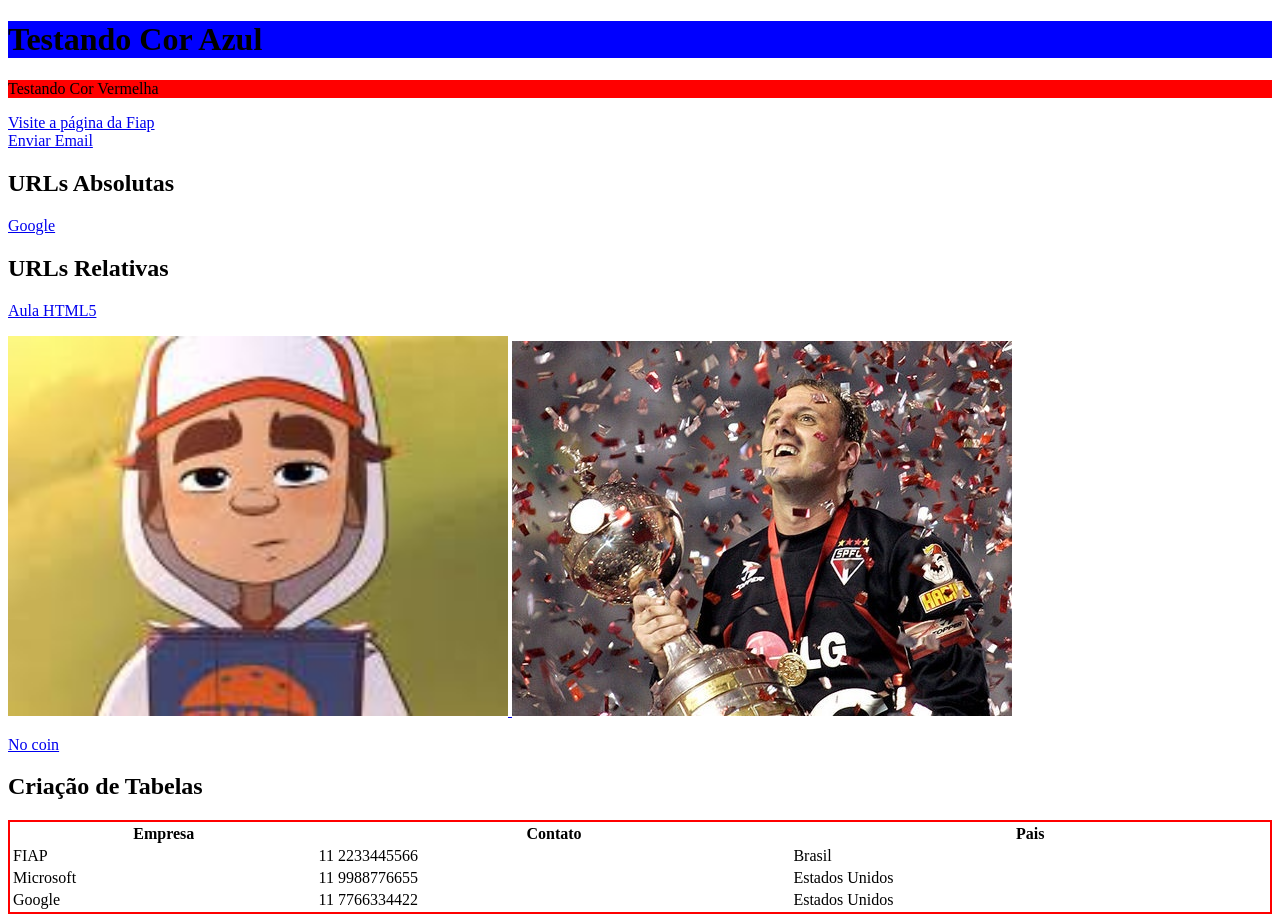
<file: Front-End-1SEM-FIAP/Aula02-Front-End-20-03/index.html>
<!DOCTYPE html>
<html lang="en">
<head>
    <meta charset="UTF-8">
    <meta name="viewport" content="width=, initial-scale=1.0">
    <title>Aula2 -- HTML</title>
</head>
<body>
    <h1 style = "background-color: blue;">
        Testando Cor Azul
    </h1>

    <p style = "background-color: red;">
        Testando Cor Vermelha
    </p>

    <a href="http://www.fiap.com.br" target= "_blank" >Visite a página da Fiap</a>

    <br> <a href="mailto:nome@nome.com.br"> Enviar Email </a>

    <h2>URLs Absolutas</h2>
    <p><a href="https://www.google.com.br" target="_blank">Google</a></p>
    
    <h2>URLs Relativas</h2>
    <p><a href="./index.html" target="_blank">Aula HTML5</a></p>
    

    <a href="./index.html">
        <img src="./imagens/subway surfer foto.jpg" alt="Subway Surfer" style="width: 500px; height: 380px;">
    </a>
    
    <img src="./imagens/Rogerio ceni craque idolo.jpg" alt="Imagem do Rogerio Ceni">
    <p><a href="https://poki.com/br/g/subway-surfers?campaign=22686701668&adgroup=178007215621&extensionid=&targetid=kwd-38162773484&location=1001773&matchtype=e&network=g&device=c&devicemodel=&creative=758695316325&keyword=subway+surfers&placement=&target=&gad_source=1&gad_campaignid=22686701668&gbraid=0AAAAADlg9ZGC7itzgjUU07EcsfoL988kL&gclid=EAIaIQobChMIm7bxo6yukwMVZ15IAB0RnSKWEAAYASAAEgIJMvD_BwE" target="_blank">No coin</a></p>


    <h2>Criação de Tabelas</h2>
    <table style="width: 100%;border: 2px solid red;">
        <tr>
            <th>Empresa</th>
            <th>Contato</th>
            <th>Pais</th>
        </tr>

        <tr>
            <td>FIAP</td>
            <td>11 2233445566 </td>
            <td>Brasil</td>
        </tr>

        <tr>
            <td>Microsoft </td>
            <td>11 9988776655 </td>
            <td>Estados Unidos</td>
        </tr>

        <tr>
            <td>Google</td>
            <td>11 7766334422</td>
            <td>Estados Unidos</td>
        </tr>
    </table>

</body>
</html>
</file>
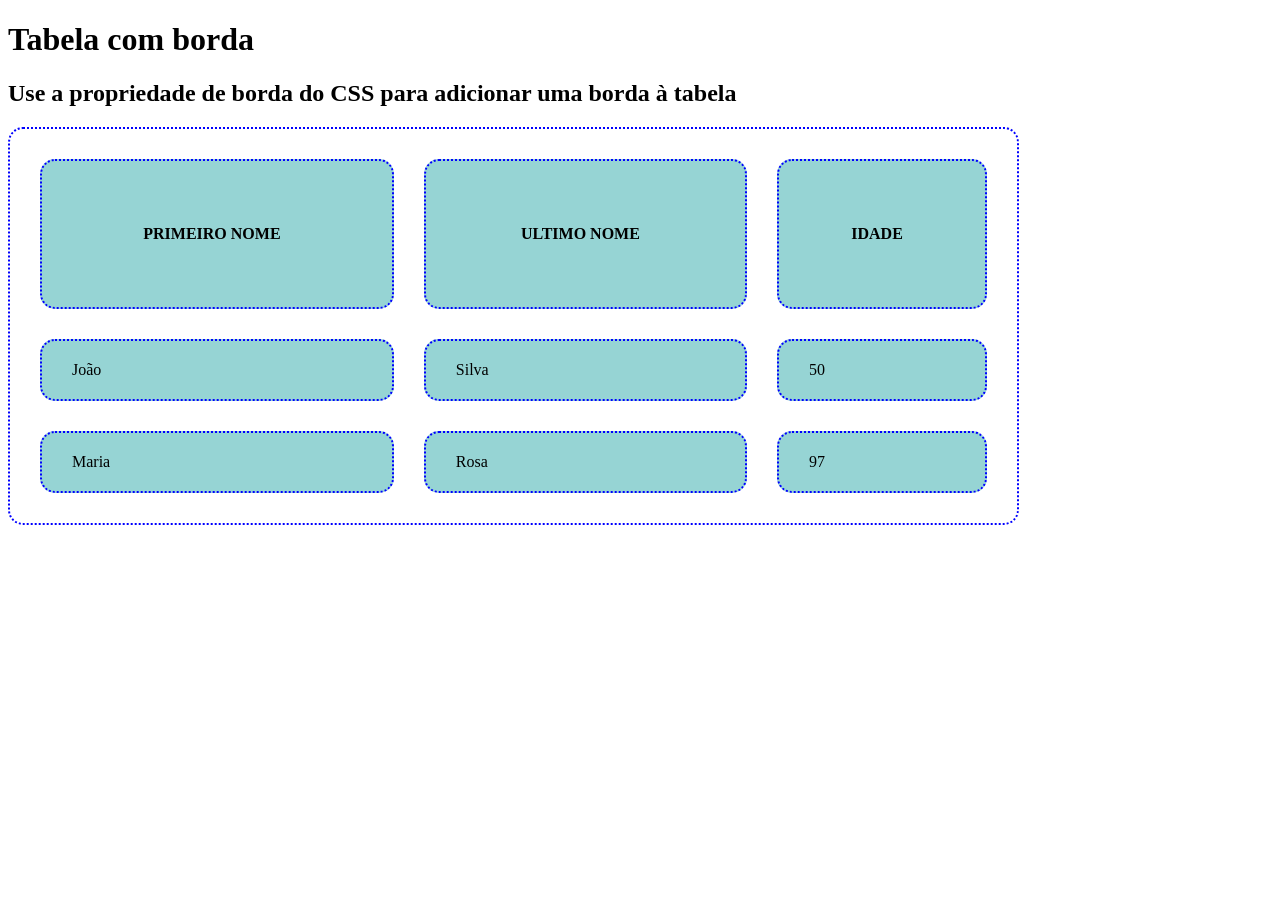
<file: Front-End-1SEM-FIAP/Aula03 - Front End/index.html>
<!DOCTYPE html>
<html lang="en">
<head>
    <meta charset="UTF-8">
    <meta name="viewport" content="width=device-width, initial-scale=1.0">
    <title>Document</title>
    <link rel="stylesheet" href="./estilo.css">
</head>
<body>
    <h1>Tabela com borda</h1>
    <h2>Use a propriedade de borda do CSS para adicionar uma borda à tabela</h2>
    <table style="width: 80%;">
<tr style="height: 150px;">
    <th>PRIMEIRO NOME</th>
    <th>ULTIMO NOME</th>
    <th>IDADE</th>
</tr>

<tr>
    <td>João</td>
    <td>Silva</td>
    <td>50</td>
</tr>

<tr>
    <td>Maria</td>
    <td>Rosa</td>
    <td>97</td>
</tr>

    </table>
</body>
</html>
</file>
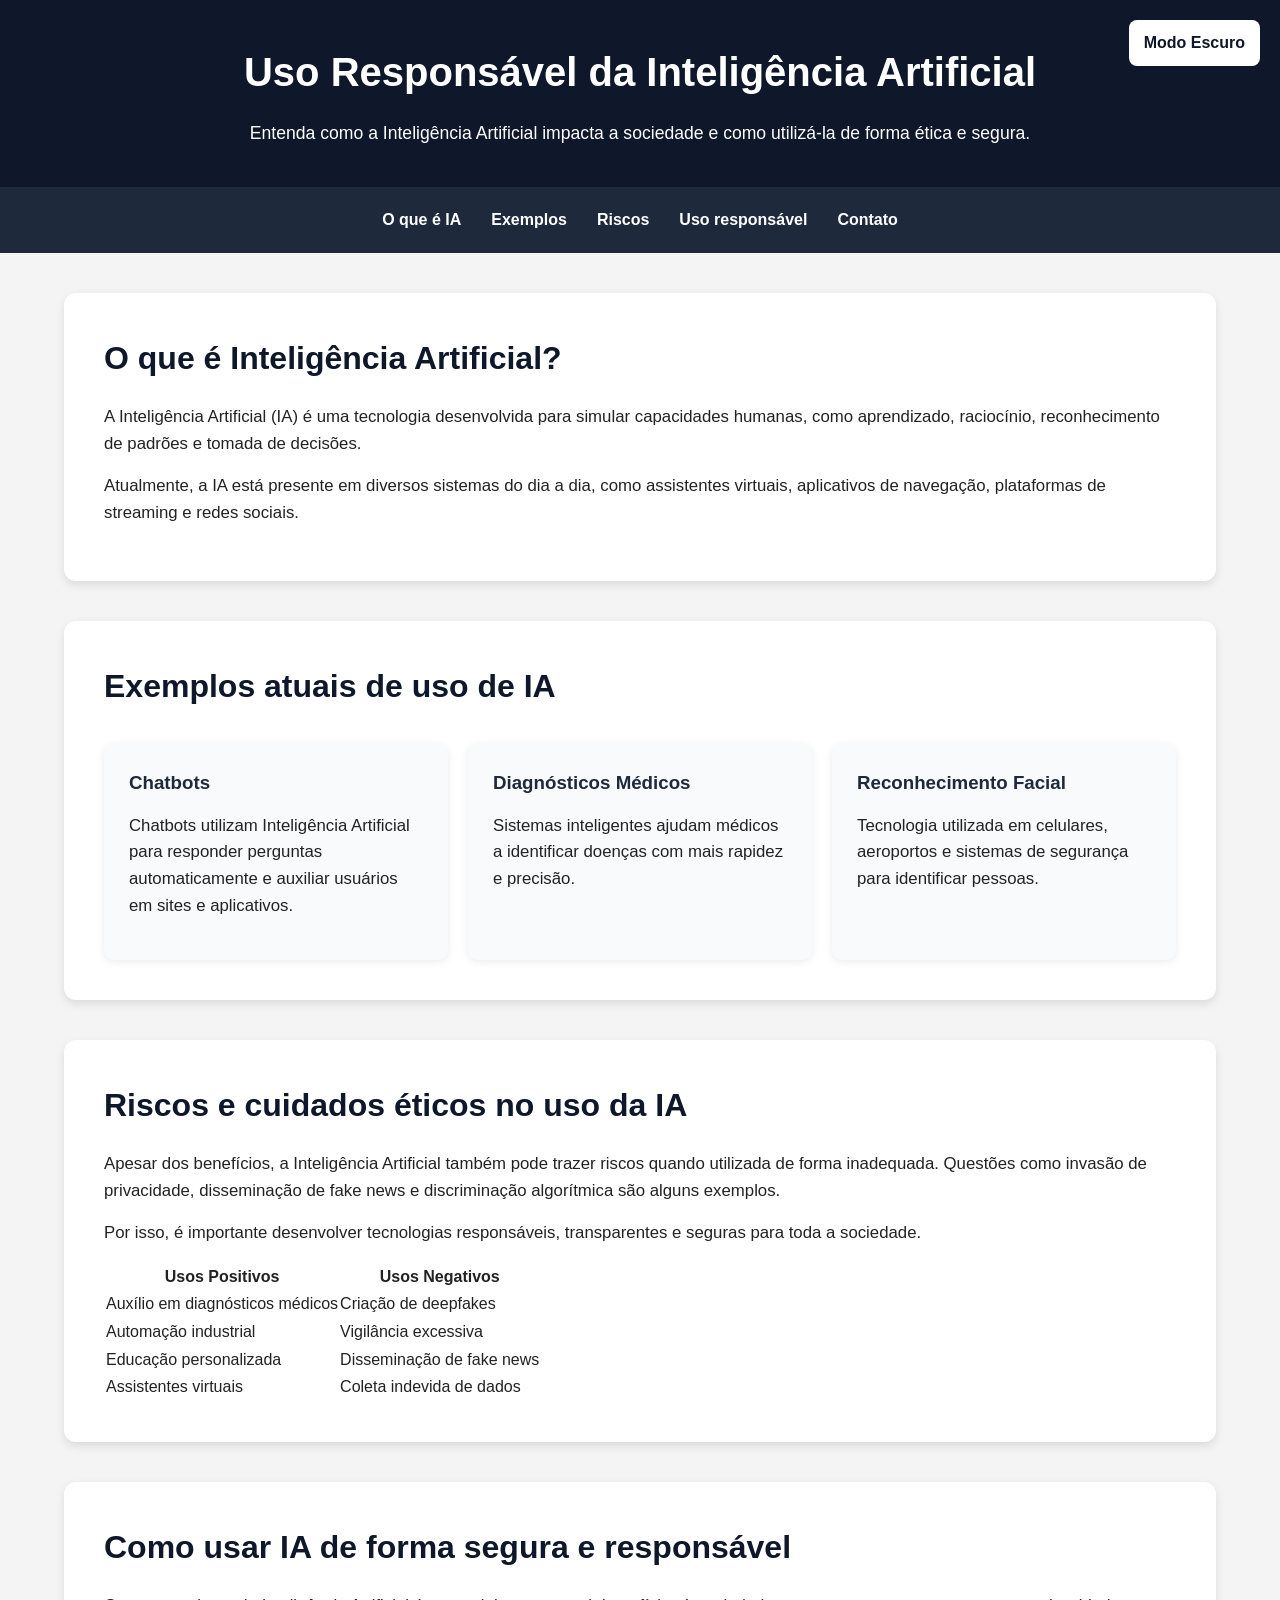
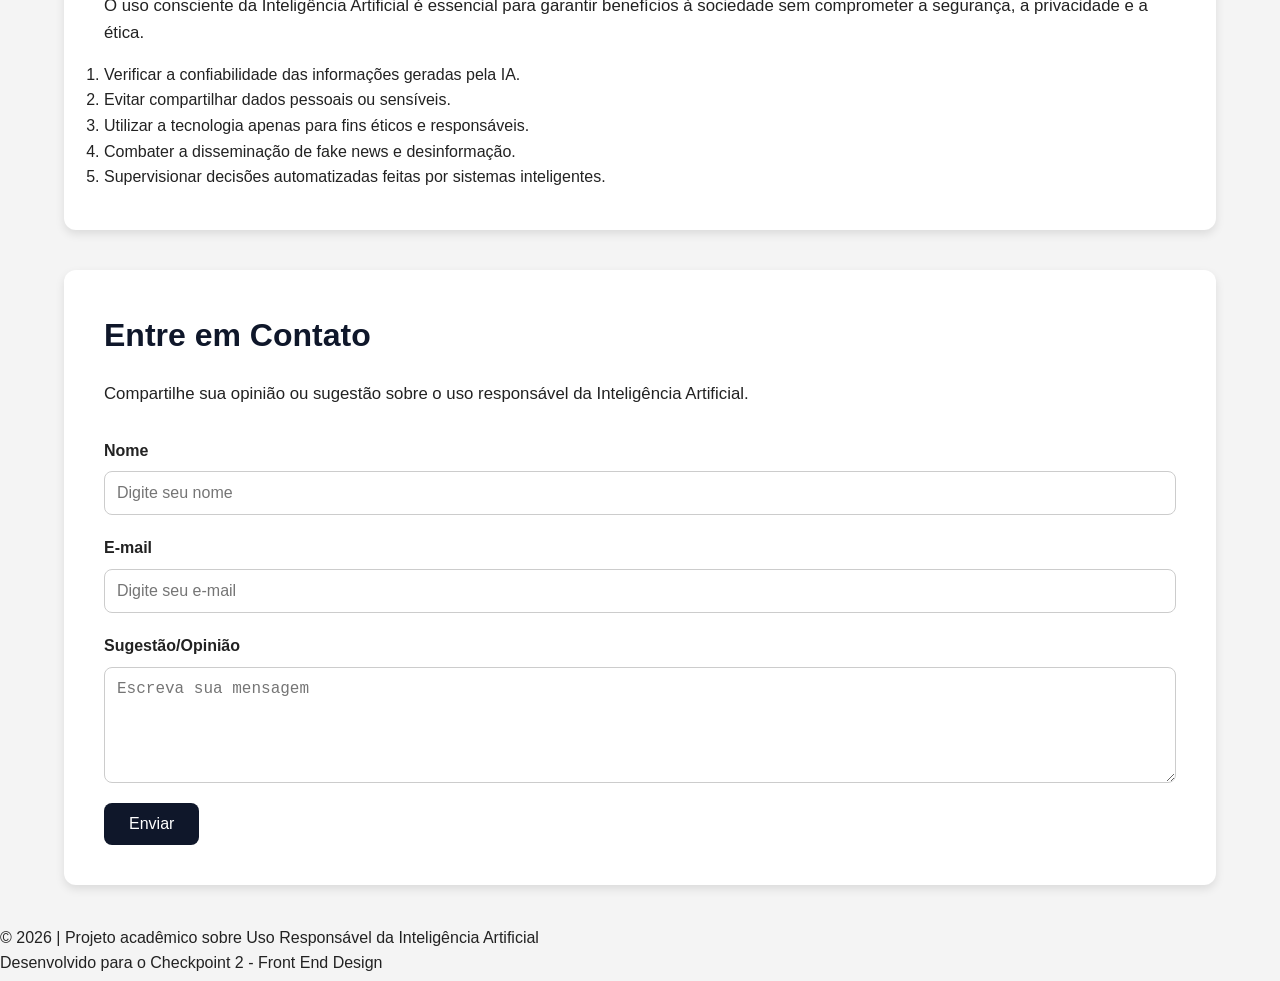
<file: Front-End-1SEM-FIAP/CP2 - Front End/index.html>
<!DOCTYPE html>
<html lang="pt-BR">

<head>
    <meta charset="UTF-8">

    <meta name="viewport" content="width=device-width, initial-scale=1.0">

    <title>Uso responsável da Inteligência Artificial</title>

    <link rel="stylesheet" href="style.css">
</head>

<body>

<input type="checkbox" id="modo-escuro">

<label for="modo-escuro" class="botao-dark">
    Modo Escuro
</label>

<div class="site">

    

    <header>

        <h1>Uso Responsável da Inteligência Artificial</h1>

        <p>
            Entenda como a Inteligência Artificial impacta a sociedade
            e como utilizá-la de forma ética e segura.
        </p>

    </header>

    <nav>

        <ul>

            <li>
                <a href="#sobre">O que é IA</a>
            </li>

            <li>
                <a href="#exemplos">Exemplos</a>
            </li>

            <li>
                <a href="#riscos">Riscos</a>
            </li>

            <li>
                <a href="#responsavel">Uso responsável</a>
            </li>

            <li>
                <a href="#contato">Contato</a>
            </li>

        </ul>

    </nav>

    <main>

        <section id="sobre">

            <article>

                <h2>O que é Inteligência Artificial?</h2>

                <p>
                    A Inteligência Artificial (IA) é uma tecnologia desenvolvida
                    para simular capacidades humanas, como aprendizado,
                    raciocínio, reconhecimento de padrões e tomada de decisões.
                </p>

                <p>
                    Atualmente, a IA está presente em diversos sistemas do dia a dia,
                    como assistentes virtuais, aplicativos de navegação,
                    plataformas de streaming e redes sociais.
                </p>

            </article>

        </section>

        <section id="exemplos">

            <article>

                <h2>Exemplos atuais de uso de IA</h2>

                <div class="container-exemplos">

                    <div class="card">

                        <h3>Chatbots</h3>

                        <p>
                            Chatbots utilizam Inteligência Artificial para responder
                            perguntas automaticamente e auxiliar usuários em sites
                            e aplicativos.
                        </p>

                    </div>

                    <div class="card">

                        <h3>Diagnósticos Médicos</h3>

                        <p>
                            Sistemas inteligentes ajudam médicos a identificar doenças
                            com mais rapidez e precisão.
                        </p>

                    </div>

                    <div class="card">

                        <h3>Reconhecimento Facial</h3>

                        <p>
                            Tecnologia utilizada em celulares, aeroportos e sistemas
                            de segurança para identificar pessoas.
                        </p>

                    </div>

                </div>

            </article>

        </section>

        <section id="riscos">

            <article>

                <h2>Riscos e cuidados éticos no uso da IA</h2>

                <p>
                    Apesar dos benefícios, a Inteligência Artificial também pode
                    trazer riscos quando utilizada de forma inadequada.
                    Questões como invasão de privacidade, disseminação de fake news
                    e discriminação algorítmica são alguns exemplos.
                </p>

                <p>
                    Por isso, é importante desenvolver tecnologias responsáveis,
                    transparentes e seguras para toda a sociedade.
                </p>

                <table>

                    <thead>

                        <tr>
                            <th>Usos Positivos</th>
                            <th>Usos Negativos</th>
                        </tr>

                    </thead>

                    <tbody>

                        <tr>
                            <td>Auxílio em diagnósticos médicos</td>
                            <td>Criação de deepfakes</td>
                        </tr>

                        <tr>
                            <td>Automação industrial</td>
                            <td>Vigilância excessiva</td>
                        </tr>

                        <tr>
                            <td>Educação personalizada</td>
                            <td>Disseminação de fake news</td>
                        </tr>

                        <tr>
                            <td>Assistentes virtuais</td>
                            <td>Coleta indevida de dados</td>
                        </tr>

                    </tbody>

                </table>

            </article>

        </section>

        <section id="responsavel">

            <article>

                <h2>Como usar IA de forma segura e responsável</h2>

                <p>
                    O uso consciente da Inteligência Artificial é essencial para
                    garantir benefícios à sociedade sem comprometer a segurança,
                    a privacidade e a ética.
                </p>

                <ol>

                    <li>
                        Verificar a confiabilidade das informações geradas pela IA.
                    </li>

                    <li>
                        Evitar compartilhar dados pessoais ou sensíveis.
                    </li>

                    <li>
                        Utilizar a tecnologia apenas para fins éticos e responsáveis.
                    </li>

                    <li>
                        Combater a disseminação de fake news e desinformação.
                    </li>

                    <li>
                        Supervisionar decisões automatizadas feitas por sistemas inteligentes.
                    </li>

                </ol>

            </article>

        </section>

        <section id="contato">

            <article>

                <h2>Entre em Contato</h2>

                <p>
                    Compartilhe sua opinião ou sugestão sobre o uso responsável
                    da Inteligência Artificial.
                </p>

                <form>

                    <div class="campo-formulario">

                        <label for="nome">Nome</label>

                        <input
                            type="text"
                            id="nome"
                            name="nome"
                            placeholder="Digite seu nome"
                            required>

                    </div>

                    <div class="campo-formulario">

                        <label for="email">E-mail</label>

                        <input
                            type="email"
                            id="email"
                            name="email"
                            placeholder="Digite seu e-mail"
                            required>

                    </div>

                    <div class="campo-formulario">

                        <label for="mensagem">Sugestão/Opinião</label>

                        <textarea
                            id="mensagem"
                            name="mensagem"
                            rows="5"
                            placeholder="Escreva sua mensagem"></textarea>

                    </div>

                    <button type="submit">
                        Enviar
                    </button>

                </form>

            </article>

        </section>

    </main>

    <footer>

        <p>
            © 2026 | Projeto acadêmico sobre Uso Responsável da Inteligência Artificial
        </p>

        <p>
            Desenvolvido para o Checkpoint 2 - Front End Design
        </p>

    </footer>
    </div>
</body>

</html>
</file>
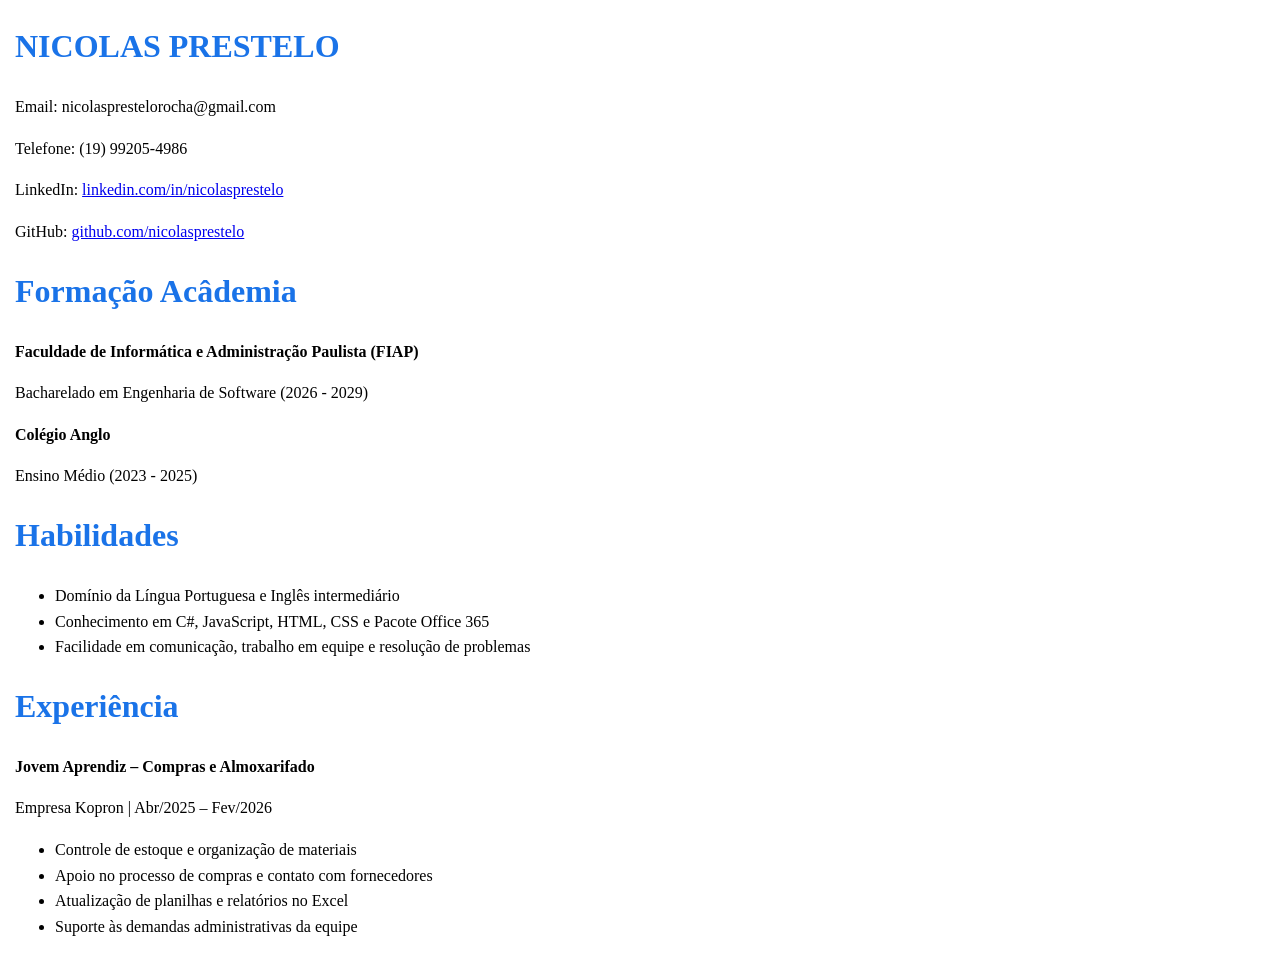
<file: WebDev-1SEM-FIAP/CP-FrontEnd/index.html>
<!DOCTYPE html>
<html lang="en">
<head>
    <meta charset="UTF-8">
    <meta name="viewport" content="width=device-width, initial-scale=1.0">
    <title>Currículo - Nicolas</title>
</head>
<body>
    <div style="max-width: 1250px; margin: auto; line-height: 1.6;">
        <div style="line-height: 1.6;">

            <h1 style="color: #1a73e8">NICOLAS PRESTELO</h1>

            <p>Email: nicolasprestelorocha@gmail.com</p>
            <p>Telefone: (19) 99205-4986</p>
            <p>LinkedIn: <a href="https://linkedin.com/in/nicolasprestelo" target="_blank">linkedin.com/in/nicolasprestelo</a></p>
            <p>GitHub: <a href="https://github.com/nicolasprestelo" target="_blank">github.com/nicolasprestelo</a></p>
        </div>

        
        <div style="line-height: 1.6;">

            <h1 style="color:#1a73e8">Formação Acâdemia</h1>

            <p><strong>Faculdade de Informática e Administração Paulista (FIAP)</strong></p>
            <p>Bacharelado em Engenharia de Software (2026 - 2029)</p>
            <p><strong>Colégio Anglo</strong></p>
            <p>Ensino Médio (2023 - 2025)</p>
        </div>

        
        <div style="line-height: 1.6;">

            <h1 style="color: #1a73e8;"> Habilidades</h1>

            <ul>
                <li >Domínio da Língua Portuguesa e Inglês intermediário</li>
                <li>Conhecimento em C#, JavaScript, HTML, CSS e Pacote Office 365</li>
                <li>Facilidade em comunicação, trabalho em equipe e resolução de problemas</li>
            </ul>
        </div>

        <div style="line-height: 1.6;">
            <h1 style="color: #1a73e8;">Experiência</h1>

            <p><strong>Jovem Aprendiz – Compras e Almoxarifado</strong></p>

            <p>Empresa Kopron | Abr/2025 – Fev/2026</p>

            <ul>
                <li>Controle de estoque e organização de materiais</li>
                <li>Apoio no processo de compras e contato com fornecedores</li>
                <li>Atualização de planilhas e relatórios no Excel</li>
                <li>Suporte às demandas administrativas da equipe</li>
            </ul>
        </div>
    </div>

</body>
</html>
</file>
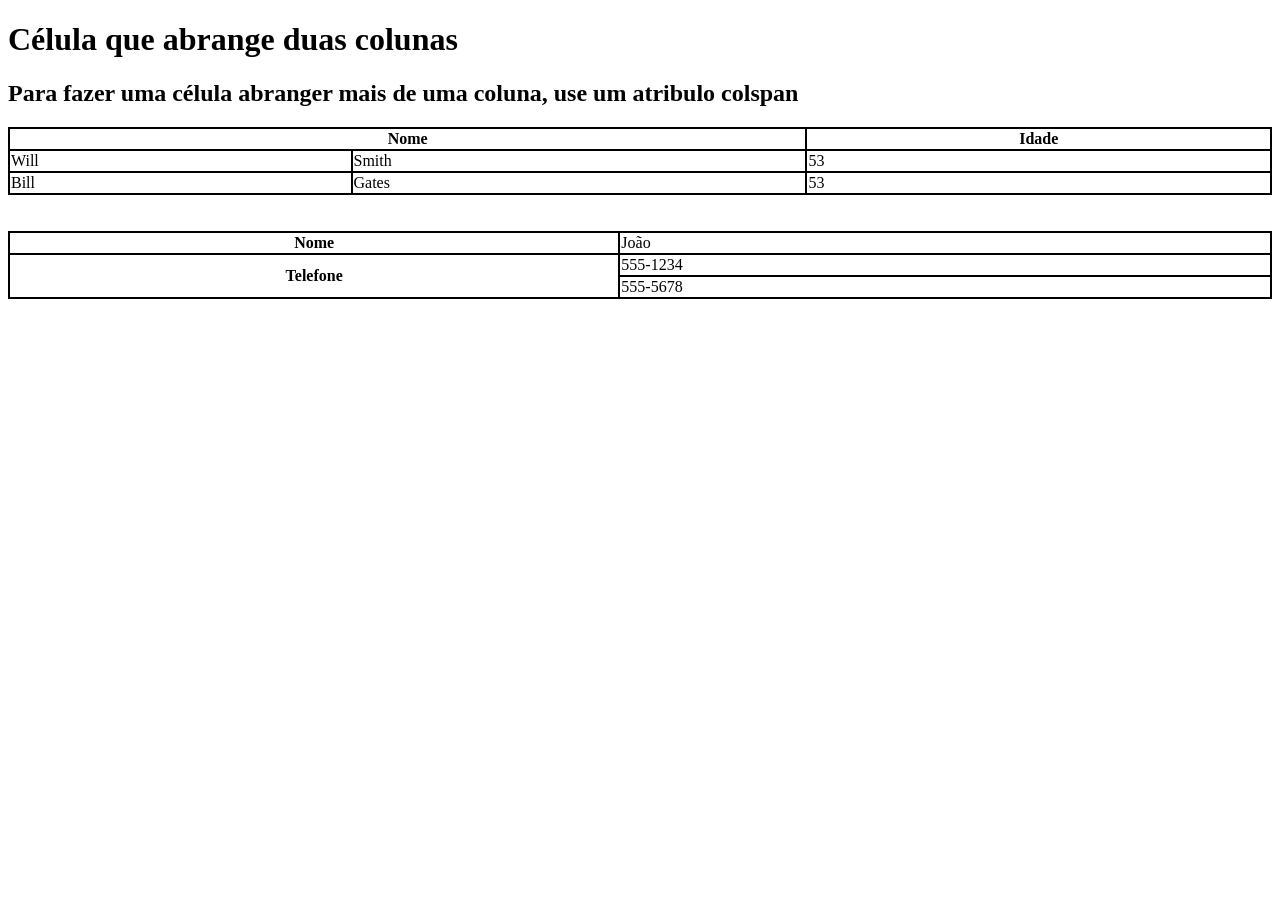
<file: Front-End-1SEM-FIAP/Aula03 - Front End/index1.1.html>
<!DOCTYPE html>
<html lang="en">
<head>
    <meta charset="UTF-8">
    <meta name="viewport" content="width=device-width, initial-scale=1.0">
    <title>Document</title>
    <link rel="stylesheet" href="./estilo1.1.css">
</head>
<body>
    <h1>Célula que abrange duas colunas</h1>
    <h2>Para fazer uma célula abranger mais de uma coluna, use um atribulo colspan</h2>
    <table style="width: 100%;">
        <tr>
            <th colspan="2">Nome</th>
            <th>Idade</th>
        </tr>
        <tr>
            <td>Will</td>
            <td>Smith</td>
            <td>53</td>
        </tr>
        <tr>
            <td>Bill</td>
            <td>Gates</td>
            <td>53</td>
        </tr>
    </table>
    <br><br>
    <table style="width: 100%;">
        <tr>
            <th>Nome</th>
            <td>João</td>
        </tr>
        <tr>
            <th rowspan="2">Telefone</th>
            <td>555-1234</td>
        </tr>
        <tr>
            <td>555-5678</td>
        </tr>
        </table>
</body>
</html>
</file>
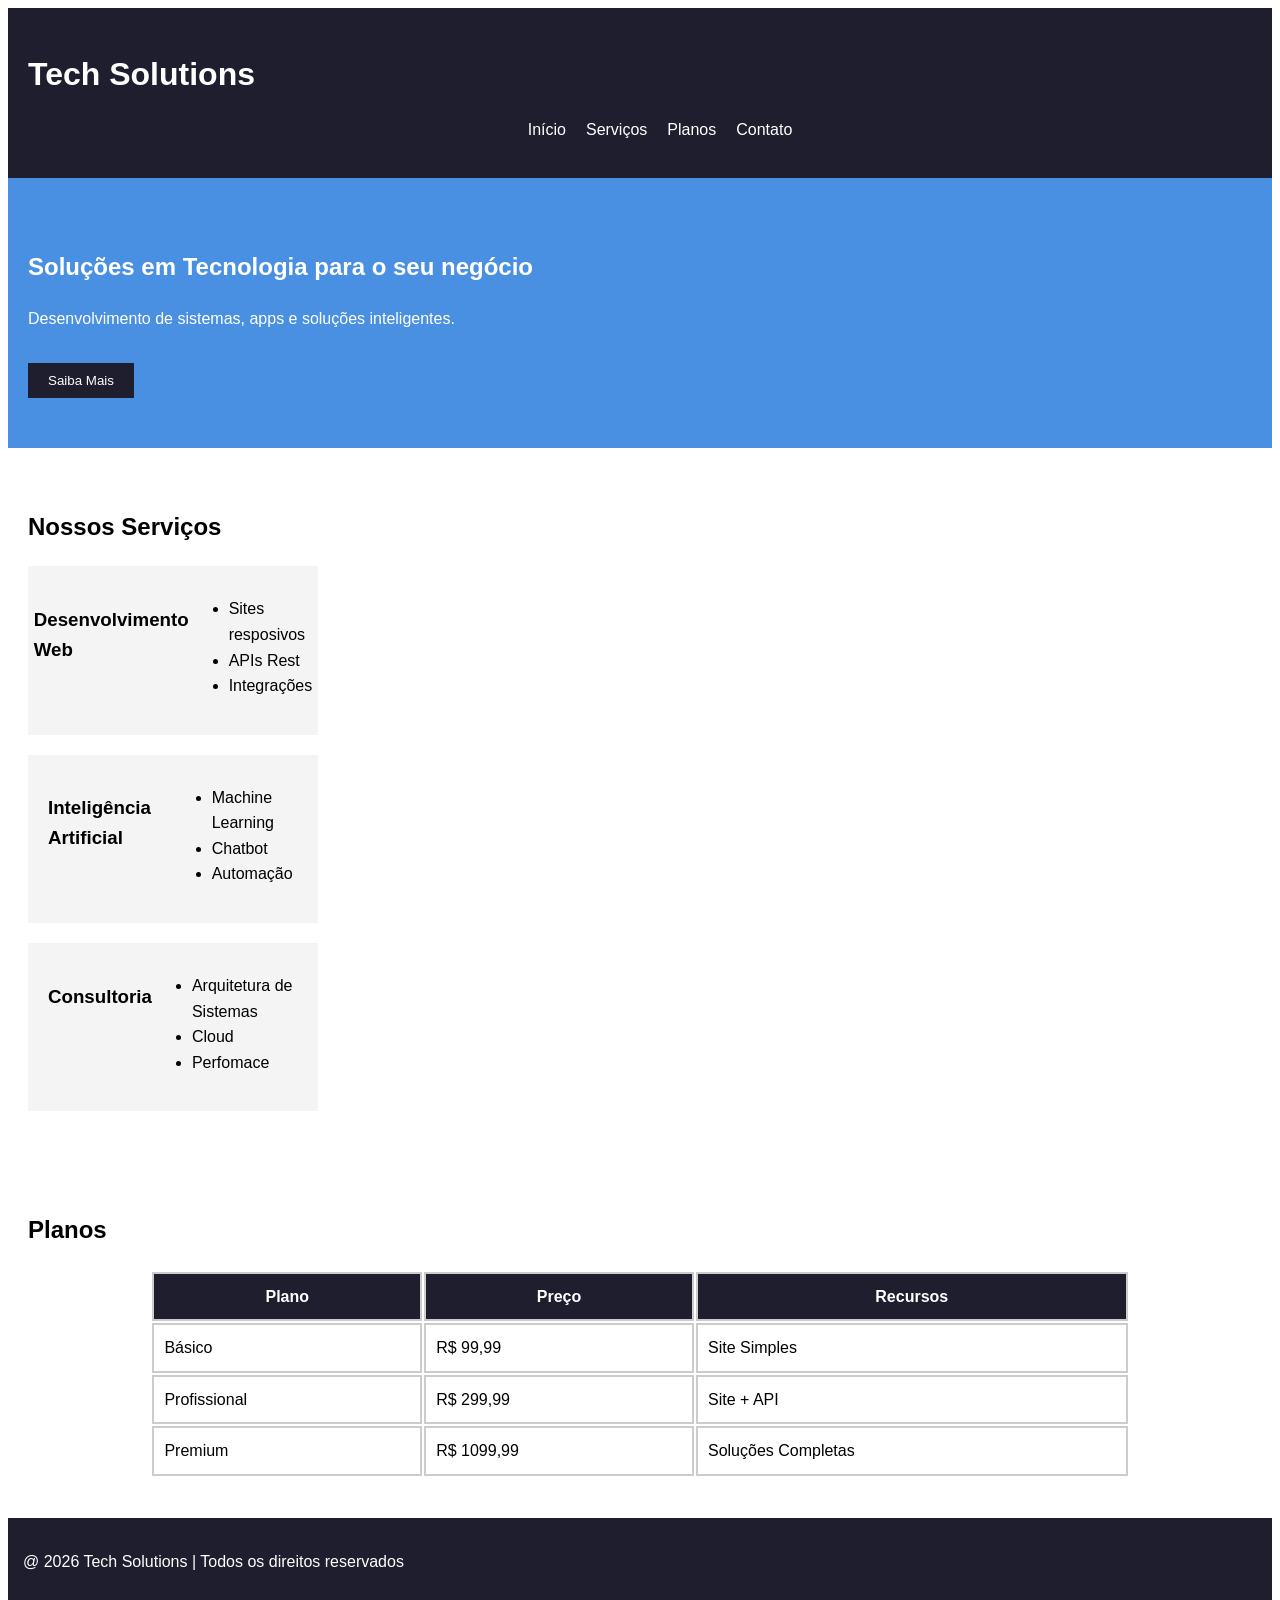
<file: Front-End-1SEM-FIAP/Aula04 - Front End/index4.html>
<!DOCTYPE html>
<html lang="en">
<head>
    <meta charset="UTF-8">
    <meta name="viewport" content="width=device-width, initial-scale=1.0">
    <title>Aula 04</title>
    <link rel="stylesheet" href="estilo4.css">
</head>
<body>
    <header>
        <h1>Tech Solutions</h1>
        <nav>
            <ul class="menu">
                <li><a href="#">Início</a></li>
                <li><a href="#">Serviços</a></li>
                <li><a href="#">Planos</a></li>
                <li><a href="#">Contato</a></li>
            </ul>
        </nav>
    </header>
    <main>
        <!--HERO-->
        <section class ="hero">
            <h2>Soluções em Tecnologia para o seu negócio</h2>
            <p>Desenvolvimento de sistemas, apps e soluções inteligentes.</p>
            <button>Saiba Mais</button>
        </section>
        <!--Serviçõs-->
        <section class="serviços">
            <h2>Nossos Serviços</h2>
            <div class="card">
                <h3>Desenvolvimento Web</h3>
                <ul>
                    <li>Sites resposivos</li>
                    <li>APIs Rest</li>
                    <li>Integrações</li>
                </ul>
            </div>
            <div class="card">
                <h3>Inteligência Artificial</h3>
                <ul>
                    <li>Machine Learning</li>
                    <li>Chatbot</li>
                    <li>Automação</li>
                </ul>
            </div>
                        <div class="card">
                <h3>Consultoria</h3>
                <ul>
                    <li>Arquitetura de Sistemas</li>
                    <li>Cloud</li>
                    <li>Perfomace</li>
                </ul>
            </div>
        </section>
        <section class="planos">
            <h2>Planos</h2>
            <table>
                <thead>
                    <tr>
                        <th>Plano</th>
                        <th>Preço</th>
                        <th>Recursos</th>
                    </tr>
                </thead>
                <tbody>
                    <tr>
                        <td>Básico</td>
                        <td>R$ 99,99</td>
                        <td>Site Simples</td>
                    </tr>
                    <tr>
                        <td>Profissional</td>
                        <td>R$ 299,99</td>
                        <td>Site + API</td>
                    </tr>
                    <tr>
                        <td>Premium</td>
                        <td>R$ 1099,99</td>
                        <td>Soluções Completas</td>
                    </tr>
                </tbody>
            </table>
        </section>
    </main>
    <footer>
        <p>@ 2026 Tech Solutions | Todos os direitos reservados</p>
    </footer>
</body>
</html>
</file>
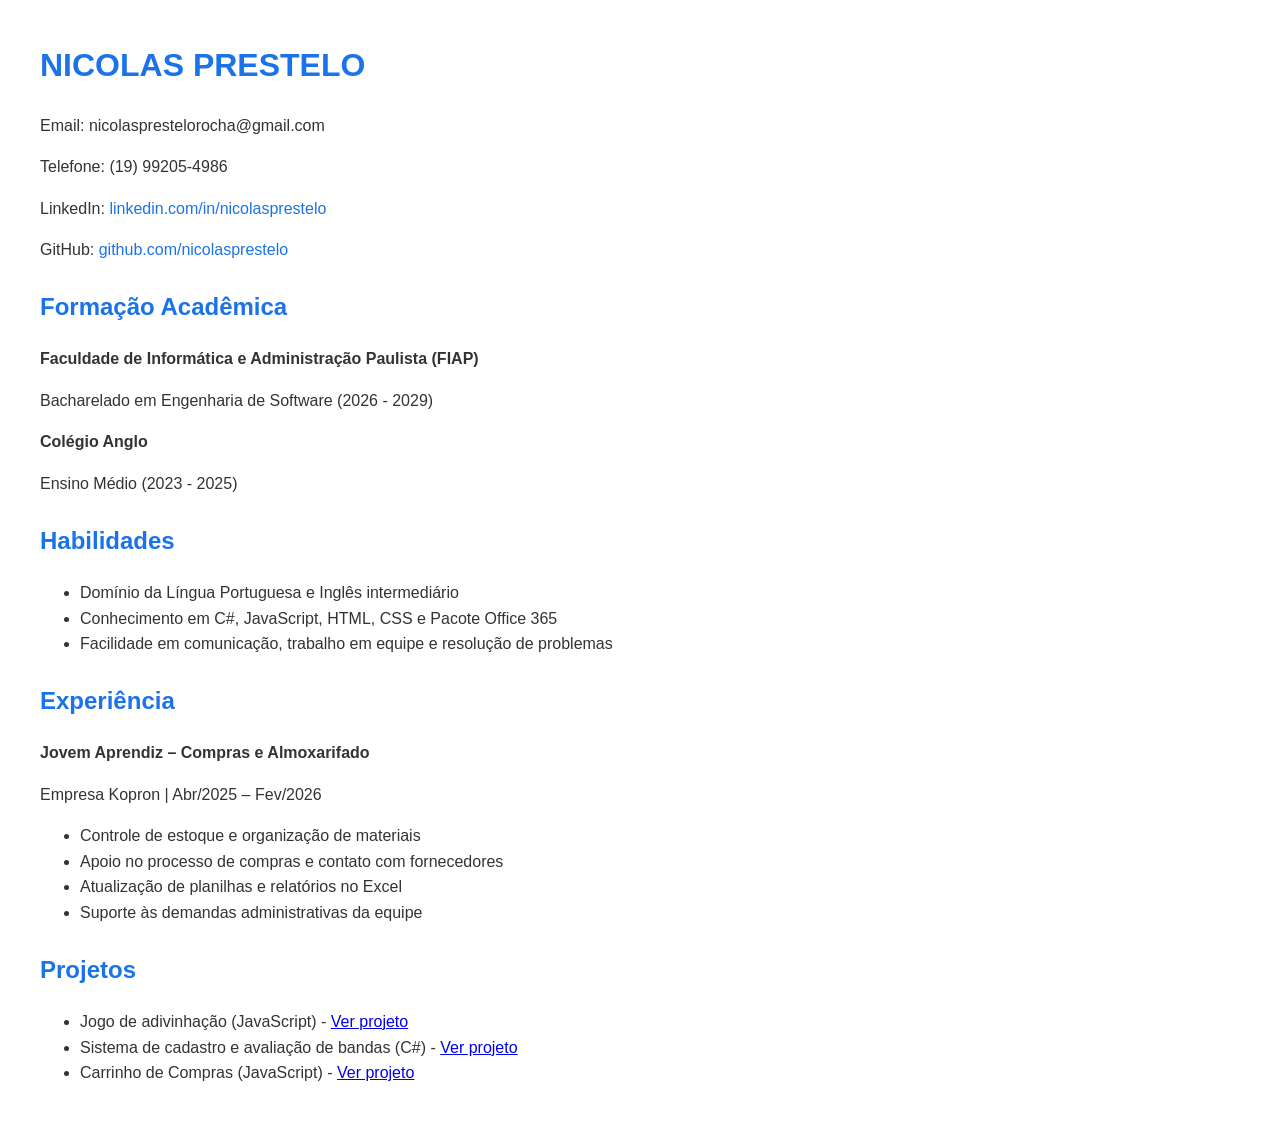
<file: WebDev-1SEM-FIAP/CP-FrontEnd/teste.html>
<!DOCTYPE html>
<html lang="pt-BR">
<head>
    <meta charset="UTF-8">
    <title>Currículo - Nicolas Prestelo</title>
    <style>
        body {
            font-family: Arial, sans-serif;
            margin: 40px;
            line-height: 1.6;
            color: #333;
        }
        h1, h2 {
            color: #1a73e8;
        }
        .section {
            margin-bottom: 25px;
        }
        .contact a {
            color: #1a73e8;
            text-decoration: none;
        }
    </style>
</head>
<body>

    <h1>NICOLAS PRESTELO</h1>

    <div class="section contact">
        <p>Email: nicolasprestelorocha@gmail.com</p>
        <p>Telefone: (19) 99205-4986</p>
        <p>LinkedIn: <a href="https://linkedin.com/in/nicolasprestelo" target="_blank">linkedin.com/in/nicolasprestelo</a></p>
        <p>GitHub: <a href="https://github.com/nicolasprestelo" target="_blank">github.com/nicolasprestelo</a></p>
    </div>

    <div class="section">
        <h2>Formação Acadêmica</h2>
        <p><strong>Faculdade de Informática e Administração Paulista (FIAP)</strong></p>
        <p>Bacharelado em Engenharia de Software (2026 - 2029)</p>

        <p><strong>Colégio Anglo</strong></p>
        <p>Ensino Médio (2023 - 2025)</p>
    </div>

    <div class="section">
        <h2>Habilidades</h2>
        <ul>
            <li>Domínio da Língua Portuguesa e Inglês intermediário</li>
            <li>Conhecimento em C#, JavaScript, HTML, CSS e Pacote Office 365</li>
            <li>Facilidade em comunicação, trabalho em equipe e resolução de problemas</li>
        </ul>
    </div>

    <div class="section">
        <h2>Experiência</h2>
        <p><strong>Jovem Aprendiz – Compras e Almoxarifado</strong></p>
        <p>Empresa Kopron | Abr/2025 – Fev/2026</p>
        <ul>
            <li>Controle de estoque e organização de materiais</li>
            <li>Apoio no processo de compras e contato com fornecedores</li>
            <li>Atualização de planilhas e relatórios no Excel</li>
            <li>Suporte às demandas administrativas da equipe</li>
        </ul>
    </div>

    <div class="section">
        <h2>Projetos</h2>
        <ul>
            <li>Jogo de adivinhação (JavaScript) - 
                <a href="https://github.com/nicolasprestelo/jogo-do-numero-secreto" target="_blank">Ver projeto</a>
            </li>
            <li>Sistema de cadastro e avaliação de bandas (C#) - 
                <a href="https://github.com/nicolasprestelo/ScreenSound" target="_blank">Ver projeto</a>
            </li>
            <li>Carrinho de Compras (JavaScript) - 
                <a href="https://github.com/nicolasprestelo/Carrinho-de-Compras/tree/main" target="_blank">Ver projeto</a>
            </li>
        </ul>
    </div>

</body>
</html>
</file>
<file: Front-End-1SEM-FIAP/Aula03 - Front End/estilo.css>
table, th, td{
    border: 2px solid black;
    /*border-collapse: collapse; */
    border-radius: 15px;
    border-style: dotted;
    border-color: blue;
}
th, td{
    background-color: #96D4D4;
    /*padding: 20px; */
    padding: 20px;
    padding-bottom: 20px;
    padding-left: 30px;
    padding-right: 40px;
}
table{
    border-spacing: 30px;
}

tr:nth-child(even) {
    background-color: #D6EEEE;
}
</file>
<file: Front-End-1SEM-FIAP/CP2 - Front End/style.css>
/* RESET BÁSICO */

* {
    margin: 0;
    padding: 0;
    box-sizing: border-box;
}


/* CONFIGURAÇÕES GERAIS */

html {
    scroll-behavior: smooth;
}

body {
    font-family: Arial, Helvetica, sans-serif;
    background-color: #f4f4f4;
    color: #222;
    line-height: 1.6;
}


/* HEADER */

header {
    background-color: #0f172a;
    color: white;
    text-align: center;
    padding: 40px 20px;
}

header h1 {
    font-size: 2.5rem;
    margin-bottom: 15px;
}

header p {
    font-size: 1.1rem;
}


/* MENU */

nav {
    background-color: #1e293b;
    position: sticky;
    top: 0;
    z-index: 1000;
}

nav ul {
    list-style: none;

    display: flex;

    justify-content: center;

    gap: 30px;

    padding: 20px;
}

nav a {
    color: white;
    text-decoration: none;
    font-weight: bold;

    transition: 0.3s;
}

nav a:hover {
    color: #38bdf8;
}

/* CONTEÚDO PRINCIPAL */

main {
    width: 90%;
    max-width: 1200px;

    margin: 40px auto;
}


/* SEÇÕES */

section {
    background-color: white;

    padding: 40px;

    margin-bottom: 40px;

    border-radius: 12px;

    box-shadow: 0 4px 10px rgba(0, 0, 0, 0.1);
}


/* TÍTULOS */

section h2 {
    font-size: 2rem;

    margin-bottom: 20px;

    color: #0f172a;
}


/* PARÁGRAFOS */

section p {
    margin-bottom: 15px;

    font-size: 1.05rem;
}


/* CARDS DOS EXEMPLOS */

.container-exemplos {
    display: flex;

    gap: 20px;

    flex-wrap: wrap;

    margin-top: 30px;
}

.card {
    flex: 1;

    min-width: 250px;

    background-color: #f8fafc;

    padding: 25px;

    border-radius: 10px;

    box-shadow: 0 2px 8px rgba(0, 0, 0, 0.08);

    transition: 0.3s;
}

.card:hover {
    transform: translateY(-5px);
}

.card h3 {
    margin-bottom: 15px;

    color: #1e293b;
}

/* FORMULÁRIO */

form {
    margin-top: 30px;
}

.campo-formulario {
    display: flex;

    flex-direction: column;

    margin-bottom: 20px;
}

.campo-formulario label {
    margin-bottom: 8px;

    font-weight: bold;
}

.campo-formulario input,
.campo-formulario textarea {
    width: 100%;

    padding: 12px;

    border: 1px solid #ccc;

    border-radius: 8px;

    font-size: 1rem;
}


/* BOTÃO */

button {
    background-color: #0f172a;

    color: white;

    border: none;

    padding: 12px 25px;

    border-radius: 8px;

    font-size: 1rem;

    cursor: pointer;

    transition: 0.3s;
}

button:hover {
    background-color: #1e293b;
}

/* BOTÃO DARK MODE */

#modo-escuro {
    display: none;
}

.botao-dark {
    position: fixed;

    right: 20px;
    top: 20px;

    background-color: white;

    color: #0f172a;

    padding: 10px 15px;

    border-radius: 8px;

    cursor: pointer;

    font-weight: bold;

    z-index: 2000;

    transition: 0.3s;
}

.botao-dark:hover {
    transform: scale(1.05);
}


/* DARK MODE */

#modo-escuro:checked ~ .site {
    background-color: #0f172a;

    color: white;
}

#modo-escuro:checked ~ .site section {
    background-color: #1e293b;

    color: white;
}

#modo-escuro:checked ~ .site h2,
#modo-escuro:checked ~ .site h3 {
    color: #38bdf8;
}

#modo-escuro:checked ~ .site .card {
    background-color: #334155;
}

#modo-escuro:checked ~ .site table {
    color: white;
}
</file>
<file: Front-End-1SEM-FIAP/Aula03 - Front End/estilo1.1.css>
table, th, td{
    border: 2px solid black;
    border-collapse: collapse;
}
</file>
<file: Front-End-1SEM-FIAP/Aula04 - Front End/estilo4.css>
/*Resetar a págima */
 {
    margin: 0;
    padding: 0;
    box-sizzing: border-box;
 }

 body {
    font-family: Arial, sans-serif;
    line-height: 1.6;
 }
  /* Cabeçalho */
  header {
    background: #1e1e2f;
    color: white;
    padding: 20px;
  }

  header h1 {
    text-aling: center;
    margin-bottom: 10px;
  }

  .menu {
    display: flex;
    justify-content: center;
    list-style: none;
    gap: 20px;
  }
 .menu a {
    color: white;
    text-decoration: none;
 }

/* hero */
.hero {
    background: #4a90e2;
    color: white;
    text-aling: center;
    padding: 50px 20px;
}

.hero button {
    margin-top: 15px;
    padding: 10px 20px;
    border: none;
    color: white;
    background: #1e1e2f;
    cursor: pointer;
}

/* Serviços */
.serviços {
    padding: 40px 20px;
    text-aling: center;
}

.card {
    display: flex;   //Alinha os cards
    gap: 20px;
    margin-top: 20px;
    justify-content: center;
}

.card {
    background: #f4f4f4;
    padding: 20px;
    width: 250px;
    border-radius: 
}

.card ul {  //Lista desordenada 
    list-style: square;
    text-aling: left;
    margin-top: 10px;
} 

/* Definição do estilo para as tabelas */

.planos {

    padding: 40px 20px;
    text-aling: center;
}

table {
    width: 80%;
    margin: auto;
    border-colapse: collapse;
}

th,td {
    border: 2px solid #ccc;
    padding: 10px;
}

th {
    background: #1e1e2f;
    color: white;
}

/* footer */
footer {
    background: #1e1e2f;
    color: white;
    text-aling: center;
    padding: 15px;
}

/* Responsividade */
@media (max-width: 768px) {
    .menu {
        text-decoration: column;
        aling-itens: center
    }
    .card {
         flex-direction: column;
        aling-items: center;
    }
    table {
        width: 100%;
    }
}
</file>
